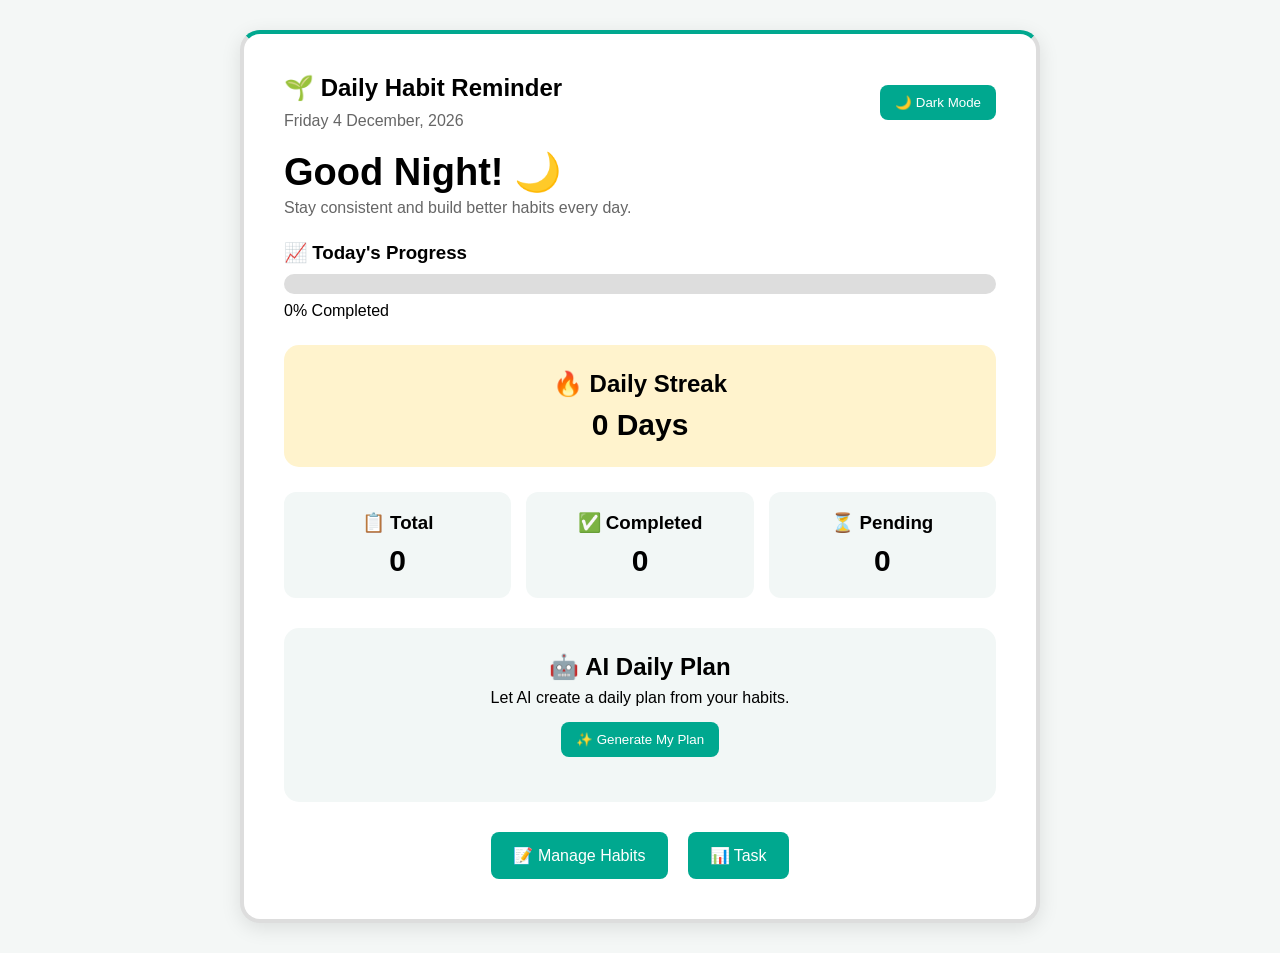
<file: Html/index.html>
<!DOCTYPE html>
<html lang="en">
<head>
    <meta charset="UTF-8">
    <meta name="viewport" content="width=device-width, initial-scale=1.0">

    <title>Daily Habit Reminder</title>

    <link rel="stylesheet" href="../css/style.css">
    <link rel="stylesheet" href="../css/style.css">
<link rel="stylesheet" href="../css/statistics.css">
</head>

<body>

<div class="container">

    <!-- TOP BAR -->

    <div class="top-bar">

        <div>
            <h2>🌱 Daily Habit Reminder</h2>
            <p id="todayDate"></p>
        </div>

        <button
            id="darkModeBtn"
            onclick="toggleDarkMode()">
            🌙 Dark Mode
        </button>

    </div>


    <!-- DASHBOARD -->

    <div class="dashboard">

        <h1 id="greeting">Good Morning! 👋</h1>

        <p>
            Stay consistent and build better habits every day.
        </p>


        <!-- PROGRESS -->

        <div class="dashboard-progress">

            <h3>📈 Today's Progress</h3>

            <div class="progress-bar">

                <div id="progress"></div>

            </div>

            <p id="progressText">
                0% Completed
            </p>

        </div>


        <!-- STREAK -->

        <div class="streak-card">

            <h2>🔥 Daily Streak</h2>

            <p>
                <span id="streakCount">0</span> Days
            </p>

        </div>


        <!-- STATISTICS -->

        <div class="stats">

            <div class="stat-card">
                <h3>📋 Total</h3>
                <p id="totalHabits">0</p>
            </div>

            <div class="stat-card">
                <h3>✅ Completed</h3>
                <p id="completedHabits">0</p>
            </div>

            <div class="stat-card">
                <h3>⏳ Pending</h3>
                <p id="pendingHabits">0</p>
            </div>

        </div>

  <!-- AI DAILY PLAN -->

<div class="ai-plan">

    <h2>🤖 AI Daily Plan</h2>

    <p>
        Let AI create a daily plan from your habits.
    </p>

    <button onclick="generateDailyPlan()">
        ✨ Generate My Plan
    </button>

    <div id="aiPlanResult"></div>

</div>
        <!-- BUTTONS -->

        <div class="home-buttons">

            <a href="habits.html">
                <button>
                    📝 Manage Habits
                </button>
            </a>

            <a href="statistics.html">
                <button>
                    📊 Task 
                </button>
            </a>

        </div>

    </div>

</div>


<script src="/js/main.js"></script>
<script src="/js/statistics.js"></script>
<script src="/js/ai-plan.js"></script>

</body>
</html>
</file>
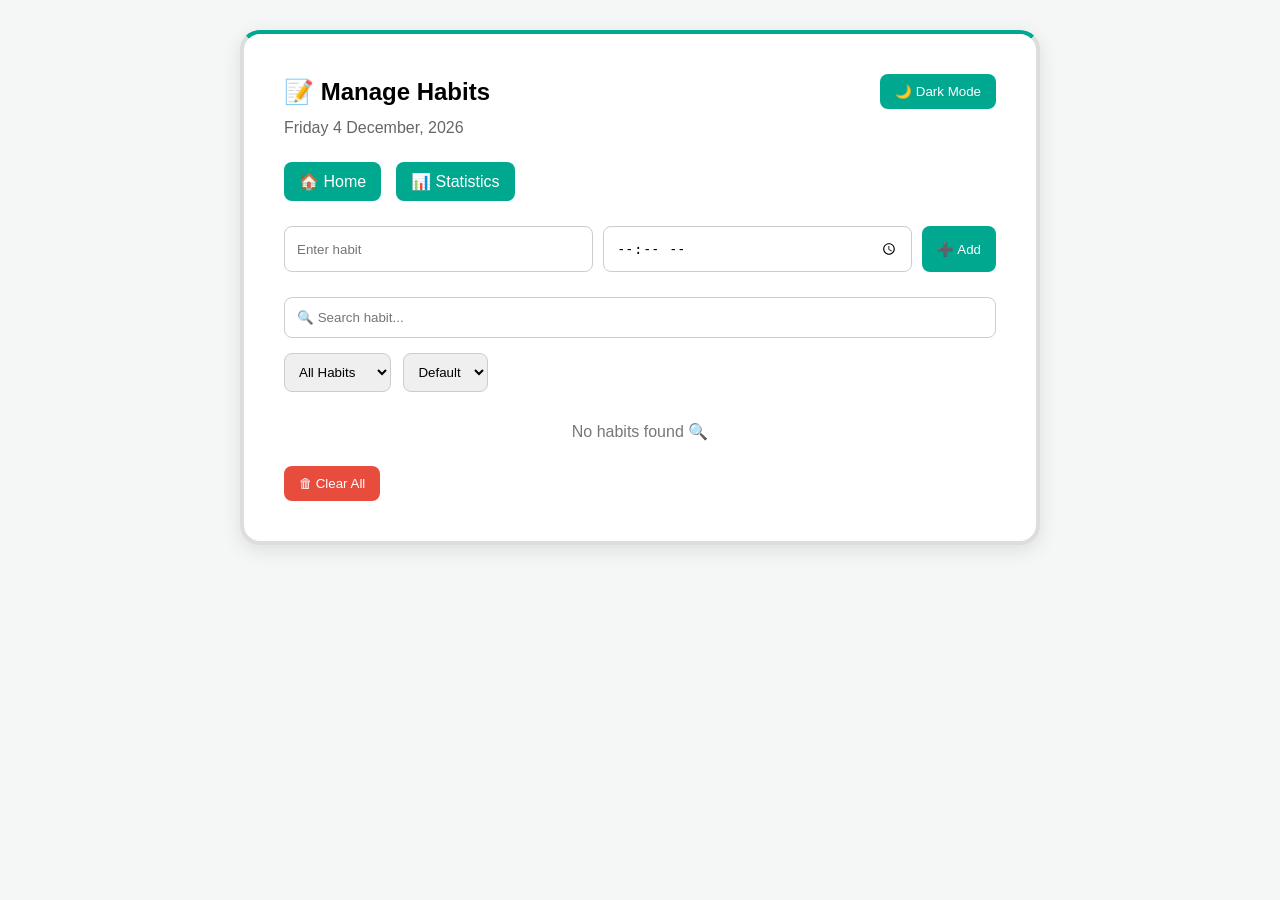
<file: Html/habits.html>
<!DOCTYPE html>
<html lang="en">
<head>
    <meta charset="UTF-8">
    <meta name="viewport" content="width=device-width, initial-scale=1.0">

    <title>Manage Habits</title>

    <link rel="stylesheet" href="../css/style.css">
    <link rel="stylesheet" href="../css/habits.css">
</head>

<body>

<div class="container">

    <div class="top-bar">

        <h2>📝 Manage Habits</h2>

        <button id="darkModeBtn" onclick="toggleDarkMode()">
            🌙 Dark Mode
        </button>

    </div>

    <p id="todayDate"></p>

    <nav>
        <a href="index.html">🏠 Home</a>
        <a href="statistics.html">📊 Statistics</a>
    </nav>

    <!-- ADD HABIT -->

    <div class="habit-form">

        <input
            type="text"
            id="habitInput"
            placeholder="Enter habit"
        >

        <input
            type="time"
            id="timeInput"
        >

        <button onclick="addHabit()">
            ➕ Add
        </button>

    </div>


    <!-- SEARCH -->

    <input
        type="text"
        id="searchHabit"
        placeholder="🔍 Search habit..."
        oninput="displayHabits()"
    >


    <!-- FILTER -->

    <select id="filterHabit" onchange="displayHabits()">

        <option value="all">All Habits</option>
        <option value="completed">Completed</option>
        <option value="pending">Pending</option>

    </select>


    <!-- SORT -->

    <select id="sortHabit" onchange="displayHabits()">

        <option value="default">Default</option>
        <option value="name">Name</option>
        <option value="time">Time</option>

    </select>


    <!-- HABIT LIST -->

    <div id="habitList"></div>


    <!-- CLEAR -->

    <button
        class="clear-btn"
        onclick="clearAllHabits()"
    >
        🗑 Clear All
    </button>

</div>


<script src="../js/main.js"></script>
<script src="../js/habits.js"></script>
<script src="../js/notification.js"></script>

</body>
</html>
</file>
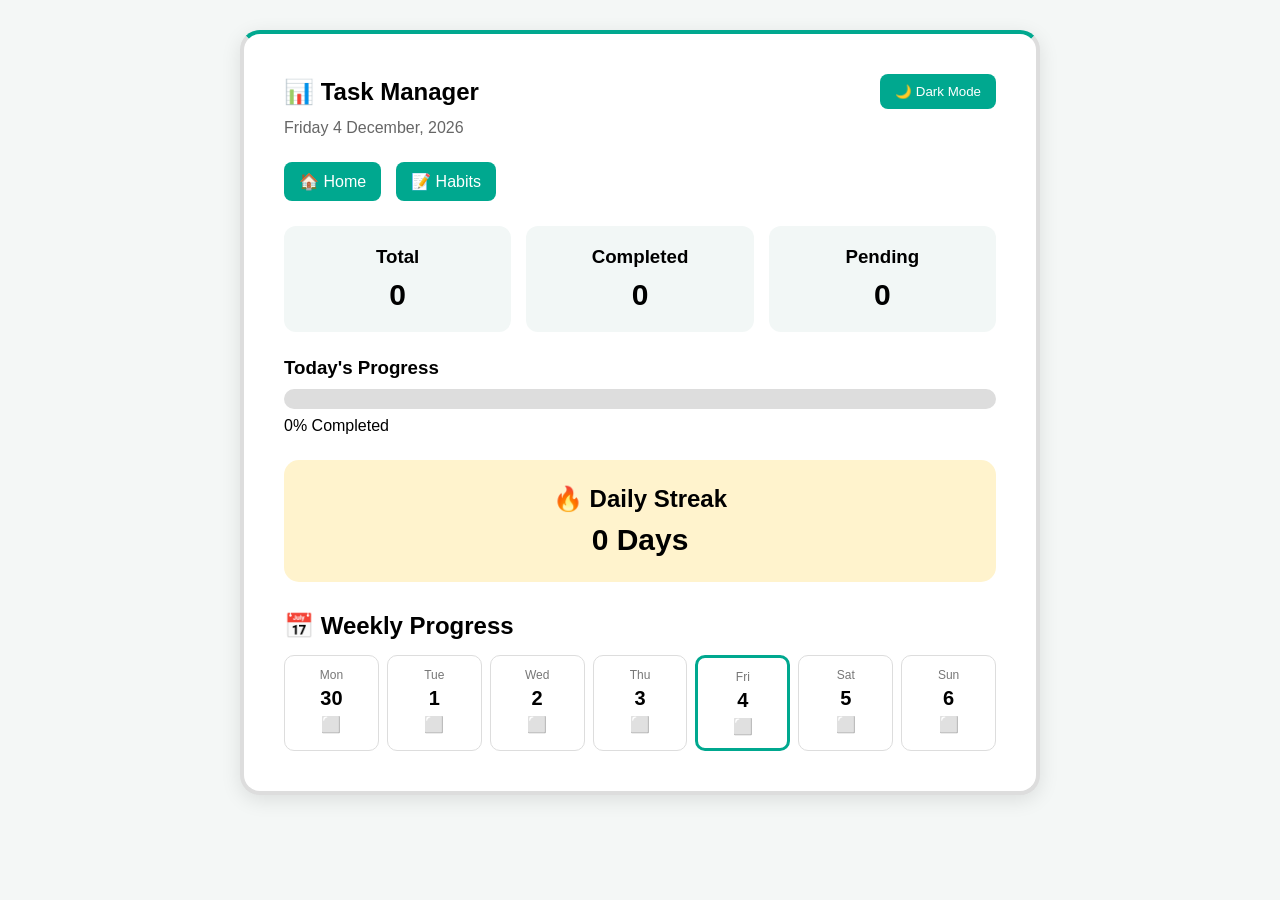
<file: Html/statistics.html>
<!DOCTYPE html>
<html lang="en">
<head>
    <meta charset="UTF-8">
    <meta name="viewport" content="width=device-width, initial-scale=1.0">

    <title>Statistics</title>

    <link rel="stylesheet" href="../css/style.css">
    <link rel="stylesheet" href="../css/statistics.css">
</head>

<body>

<div class="container">

    <div class="top-bar">

        <h2>📊 Task Manager</h2>

        <button id="darkModeBtn" onclick="toggleDarkMode()">
            🌙 Dark Mode
        </button>

    </div>

    <p id="todayDate"></p>

    <nav>
        <a href="index.html">🏠 Home</a>
        <a href="habits.html">📝 Habits</a>
    </nav>


    <!-- STATISTICS -->

    <div class="stats">

        <div class="stat-card">
            <h3>Total</h3>
            <p id="totalHabits">0</p>
        </div>

        <div class="stat-card">
            <h3>Completed</h3>
            <p id="completedHabits">0</p>
        </div>

        <div class="stat-card">
            <h3>Pending</h3>
            <p id="pendingHabits">0</p>
        </div>

    </div>


    <!-- PROGRESS -->

    <div class="progress-container">

        <h3>Today's Progress</h3>

        <div class="progress-bar">

            <div id="progress"></div>

        </div>

        <p id="progressText">
            0% Completed
        </p>

    </div>


    <!-- STREAK -->

    <div class="streak-card">

        <h2>🔥 Daily Streak</h2>

        <p>
            <span id="streakCount">0</span> Days
        </p>

    </div>


    <!-- WEEKLY -->

    <div class="calendar-section">

        <h2>📅 Weekly Progress</h2>

        <div
            id="weekCalendar"
            class="week-calendar">
        </div>

    </div>

</div>


<script src="../js/main.js"></script>
<script src="../js/statistics.js"></script>

</body>
</html>
</file>
<file: css/style.css>
* {
    box-sizing: border-box;
    margin: 0;
    padding: 0;
}

body {
    font-family: Arial, sans-serif;
    background: #f4f7f6;
    min-height: 100vh;
    padding: 30px;
}

.container {
    width: 100%;
    max-width: 800px;
    margin: auto;

    background: white;

    padding: 40px;

    border-radius: 20px;

    border: 4px solid #ddd;

    border-top-color: #00a88f;

    box-shadow: 0 5px 20px rgba(0,0,0,0.1);

    animation: loadingBorder 2s linear infinite;
}


/* ANIMATED BORDER */

@keyframes loadingBorder {

    0% {
        border-top-color: #00a88f;
        border-right-color: #ddd;
        border-bottom-color: #ddd;
        border-left-color: #ddd;
    }

    25% {
        border-top-color: #ddd;
        border-right-color: #00a88f;
        border-bottom-color: #ddd;
        border-left-color: #ddd;
    }

    50% {
        border-top-color: #ddd;
        border-right-color: #ddd;
        border-bottom-color: #00a88f;
        border-left-color: #ddd;
    }

    75% {
        border-top-color: #ddd;
        border-right-color: #ddd;
        border-bottom-color: #ddd;
        border-left-color: #00a88f;
    }

    100% {
        border-top-color: #00a88f;
        border-right-color: #ddd;
        border-bottom-color: #ddd;
        border-left-color: #ddd;
    }
}


/* TOP BAR */

.top-bar {
    display: flex;
    justify-content: space-between;
    align-items: center;
    gap: 15px;
}

#darkModeBtn {
    padding: 10px 15px;
    border: none;
    border-radius: 8px;
    cursor: pointer;
}


/* DATE */

#todayDate {
    margin-top: 10px;
    color: #666;
}


/* NAVIGATION */

nav {
    display: flex;
    gap: 15px;
    margin: 25px 0;
}

nav a {
    text-decoration: none;
    color: white;
    background: #00a88f;
    padding: 10px 15px;
    border-radius: 8px;
}


/* BUTTON */

button {
    cursor: pointer;
    border: none;
    border-radius: 8px;
    padding: 10px 15px;
    background: #00a88f;
    color: white;
}


/* HOME */

.home-content {
    text-align: center;
    padding: 80px 20px;
}

.home-content h1 {
    margin-bottom: 15px;
}

.home-content p {
    color: #666;
}

.home-buttons {
    margin-top: 30px;

    display: flex;
    justify-content: center;
    gap: 15px;
}


/* DARK MODE */

body.dark-mode {
    background: #121212;
    color: white;
}

body.dark-mode .container {
    background: #1e1e1e;
    border-color: #444;
}

body.dark-mode #todayDate,
body.dark-mode .home-content p {
    color: #bbb;
}


/* MOBILE */

@media (max-width: 600px) {

    body {
        padding: 15px;
    }

    .container {
        padding: 20px;
    }

    .top-bar {
        flex-direction: column;
        align-items: flex-start;
    }

    .home-buttons {
        flex-direction: column;
    }
}
/* ==============================
   DASHBOARD
================================ */

.dashboard {
    margin-top: 20px;
}

.dashboard > h1 {
    font-size: 38px;
    margin-bottom: 5px;
}

.dashboard > p {
    color: #666;
    margin-bottom: 25px;
}


/* PROGRESS */

.dashboard-progress {
    margin-top: 25px;
}

.dashboard-progress h3 {
    margin-bottom: 10px;
}


/* HOME BUTTONS */

.home-buttons {
    display: flex;
    justify-content: center;
    gap: 20px;
    margin-top: 30px;
}

.home-buttons a {
    text-decoration: none;
}

.home-buttons button {
    font-size: 16px;
    padding: 14px 22px;
    transition: 0.3s;
}

.home-buttons button:hover {
    transform: translateY(-3px);
    box-shadow: 0 5px 15px rgba(0,0,0,0.15);
}


/* DARK MODE */

body.dark-mode .stat-card {
    background: #2a2a2a;
}

body.dark-mode .streak-card {
    background: #3a321f;
}

body.dark-mode .progress-bar {
    background: #444;
}


/* MOBILE */

@media (max-width: 600px) {

    .dashboard > h1 {
        font-size: 28px;
    }

    .home-buttons {
        flex-direction: column;
    }

    .home-buttons button {
        width: 100%;
    }
}
/* ==============================
   AI DAILY PLAN
================================ */

.ai-plan {
    margin-top: 30px;
    padding: 25px;

    border-radius: 15px;

    background: #f2f7f6;

    text-align: center;
}

.ai-plan h2 {
    margin-bottom: 8px;
}

.ai-plan button {
    margin-top: 15px;
}

#aiPlanResult {
    margin-top: 20px;
}

.ai-plan-item {
    display: flex;
    justify-content: space-between;
    align-items: center;

    padding: 12px;

    margin-top: 10px;

    background: white;

    border-radius: 8px;

    text-align: left;
}

.ai-tip {
    margin-top: 20px;
    font-size: 14px;
}
</file>
<file: css/statistics.css>
.stats {
    display: grid;

    grid-template-columns:
        repeat(3, 1fr);

    gap: 15px;

    margin: 25px 0;
}

.stat-card {
    text-align: center;

    padding: 20px;

    border-radius: 12px;

    background: #f2f7f6;
}

.stat-card p {
    font-size: 30px;
    font-weight: bold;

    margin-top: 10px;
}


/* PROGRESS */

.progress-container {
    margin-top: 25px;
}

.progress-bar {
    width: 100%;
    height: 20px;

    background: #ddd;

    border-radius: 20px;

    overflow: hidden;

    margin-top: 10px;
}

#progress {
    height: 100%;
    width: 0%;

    background: #00a88f;

    transition: width 0.4s;
}

#progressText {
    margin-top: 8px;
}


/* STREAK */

.streak-card {
    text-align: center;

    margin-top: 25px;

    padding: 25px;

    border-radius: 15px;

    background: #fff3cd;
}

.streak-card p {
    font-size: 30px;
    font-weight: bold;

    margin-top: 10px;
}


/* CALENDAR */

.calendar-section {
    margin-top: 30px;
}

.week-calendar {
    display: grid;

    grid-template-columns:
        repeat(7, 1fr);

    gap: 8px;

    margin-top: 15px;
}

.day-card {
    text-align: center;

    padding: 12px 5px;

    border: 1px solid #ddd;

    border-radius: 10px;
}

.day-name {
    font-size: 12px;
    color: #777;
}

.day-date {
    font-size: 20px;
    font-weight: bold;

    margin: 5px;
}

.completed-day {
    background: #d4edda;
}

.today {
    border: 3px solid #00a88f;
}


@media (max-width: 600px) {

    .stats {
        grid-template-columns: 1fr;
    }

    .week-calendar {
        grid-template-columns:
            repeat(4, 1fr);
    }
}
</file>
<file: css/habits.css>
.habit-form {
    display: flex;
    gap: 10px;
    margin: 25px 0;
}

.habit-form input {
    flex: 1;
    padding: 12px;
    border: 1px solid #ccc;
    border-radius: 8px;
}

#searchHabit {
    width: 100%;
    padding: 12px;
    margin-bottom: 15px;

    border: 1px solid #ccc;
    border-radius: 8px;
}

select {
    padding: 10px;
    margin-right: 8px;

    border-radius: 8px;
    border: 1px solid #ccc;
}


/* HABIT ITEM */

.habit-item {
    display: flex;
    justify-content: space-between;
    align-items: center;

    padding: 15px;

    margin-top: 15px;

    border: 1px solid #ddd;

    border-radius: 10px;
}

.habit-left {
    display: flex;
    align-items: center;
    gap: 12px;
}

.habit-name {
    font-weight: bold;
}

.habit-name.completed {
    text-decoration: line-through;
    opacity: 0.5;
}

.habit-time {
    font-size: 13px;
    color: #777;
    margin-top: 5px;
}

.buttons {
    display: flex;
    gap: 8px;
}

.edit-btn {
    background: #3498db;
}

.delete-btn {
    background: #e74c3c;
}

.clear-btn {
    margin-top: 25px;
    background: #e74c3c;
}

.no-habits {
    text-align: center;
    margin-top: 30px;
    color: #777;
}


@media (max-width: 600px) {

    .habit-form {
        flex-direction: column;
    }

    .habit-item {
        flex-direction: column;
        align-items: flex-start;
        gap: 15px;
    }

    .buttons {
        width: 100%;
    }
}
</file>
